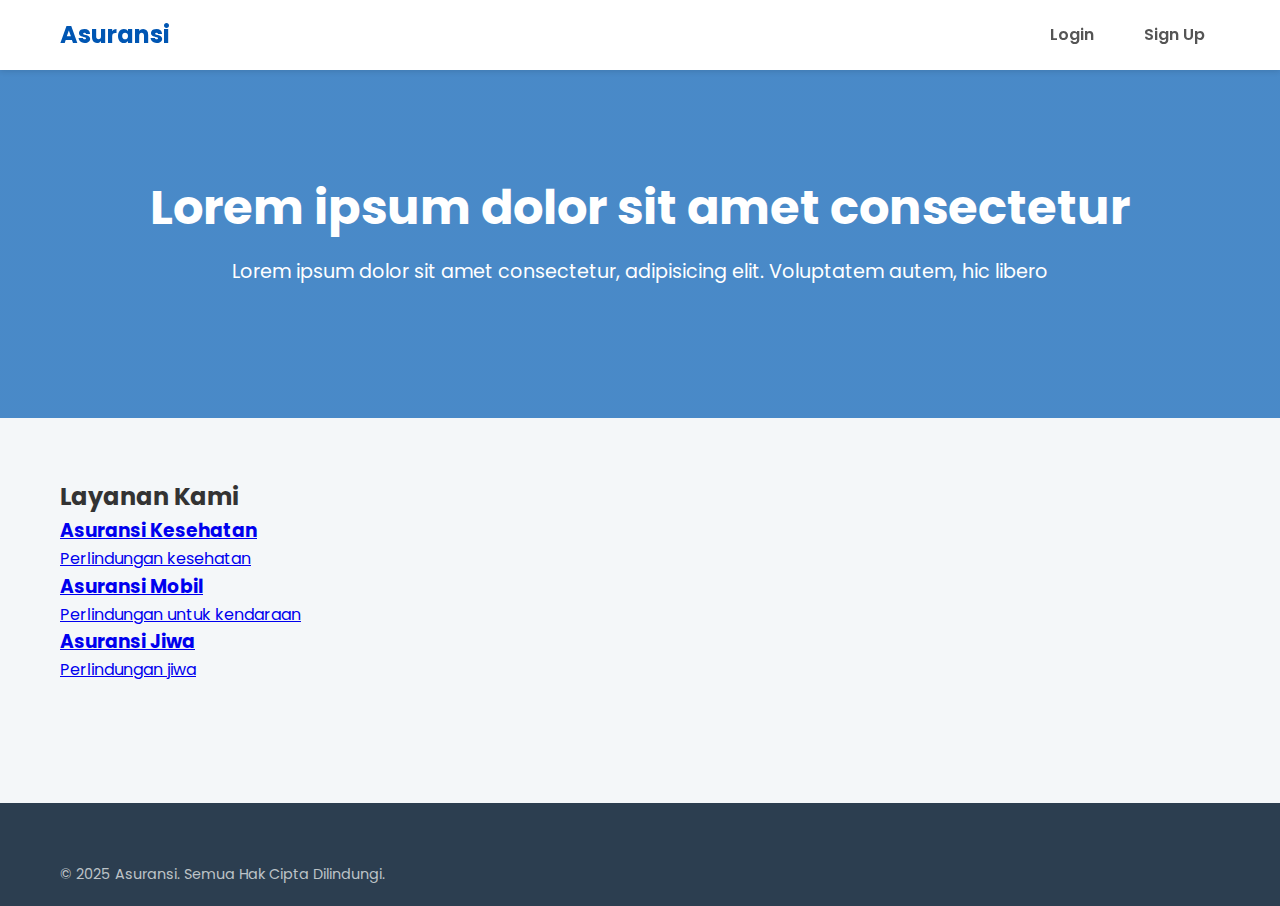
<file: index.html>
<!DOCTYPE html>
<html lang="id">
<head>
    <meta charset="UTF-8">
    <meta name="viewport" content="width=device-width, initial-scale=1.0">
    <title>Asuransi</title>
    <link rel="stylesheet" href="style.css">
</head>
<body>
    <header>
        <nav class="container">
            <a href="index.html" class="logo">Asuransi</a>
            <ul>
                <li><a href="login.html">Login</a></li>
                <li><a href="signup.html" class="tombolSignUp">Sign Up</a></li>
            </ul>
        </nav>
    </header>

    <main>
        <section class="hero">
            <div class="container">
                <h1>Lorem ipsum dolor sit amet consectetur</h1>
                <p>Lorem ipsum dolor sit amet consectetur, adipisicing elit. Voluptatem autem, hic libero</p>
            </div>
        </section>

        <section class="products">
            <div class="container">
                <h2>Layanan Kami</h2>
                <div class="product-grid">
                    <a href="detail-kesehatan.html" class="product-card">
                        <h3>Asuransi Kesehatan</h3>
                        <p>Perlindungan kesehatan</p>
                    </a>
                    <a href="detail-mobil.html" class="product-card">
                        <h3>Asuransi Mobil</h3>
                        <p>Perlindungan untuk kendaraan</p>
                    </a>
                    <a href="detail-jiwa.html" class="product-card">
                        <h3>Asuransi Jiwa</h3>
                        <p>Perlindungan jiwa</p>
                    </a>
                </div>
            </div>
        </section>
    </main>

    <footer>
        <div class="container">
            <p>&copy; 2025 Asuransi. Semua Hak Cipta Dilindungi.</p>
        </div>
    </footer>
</body>
</html>
</file>
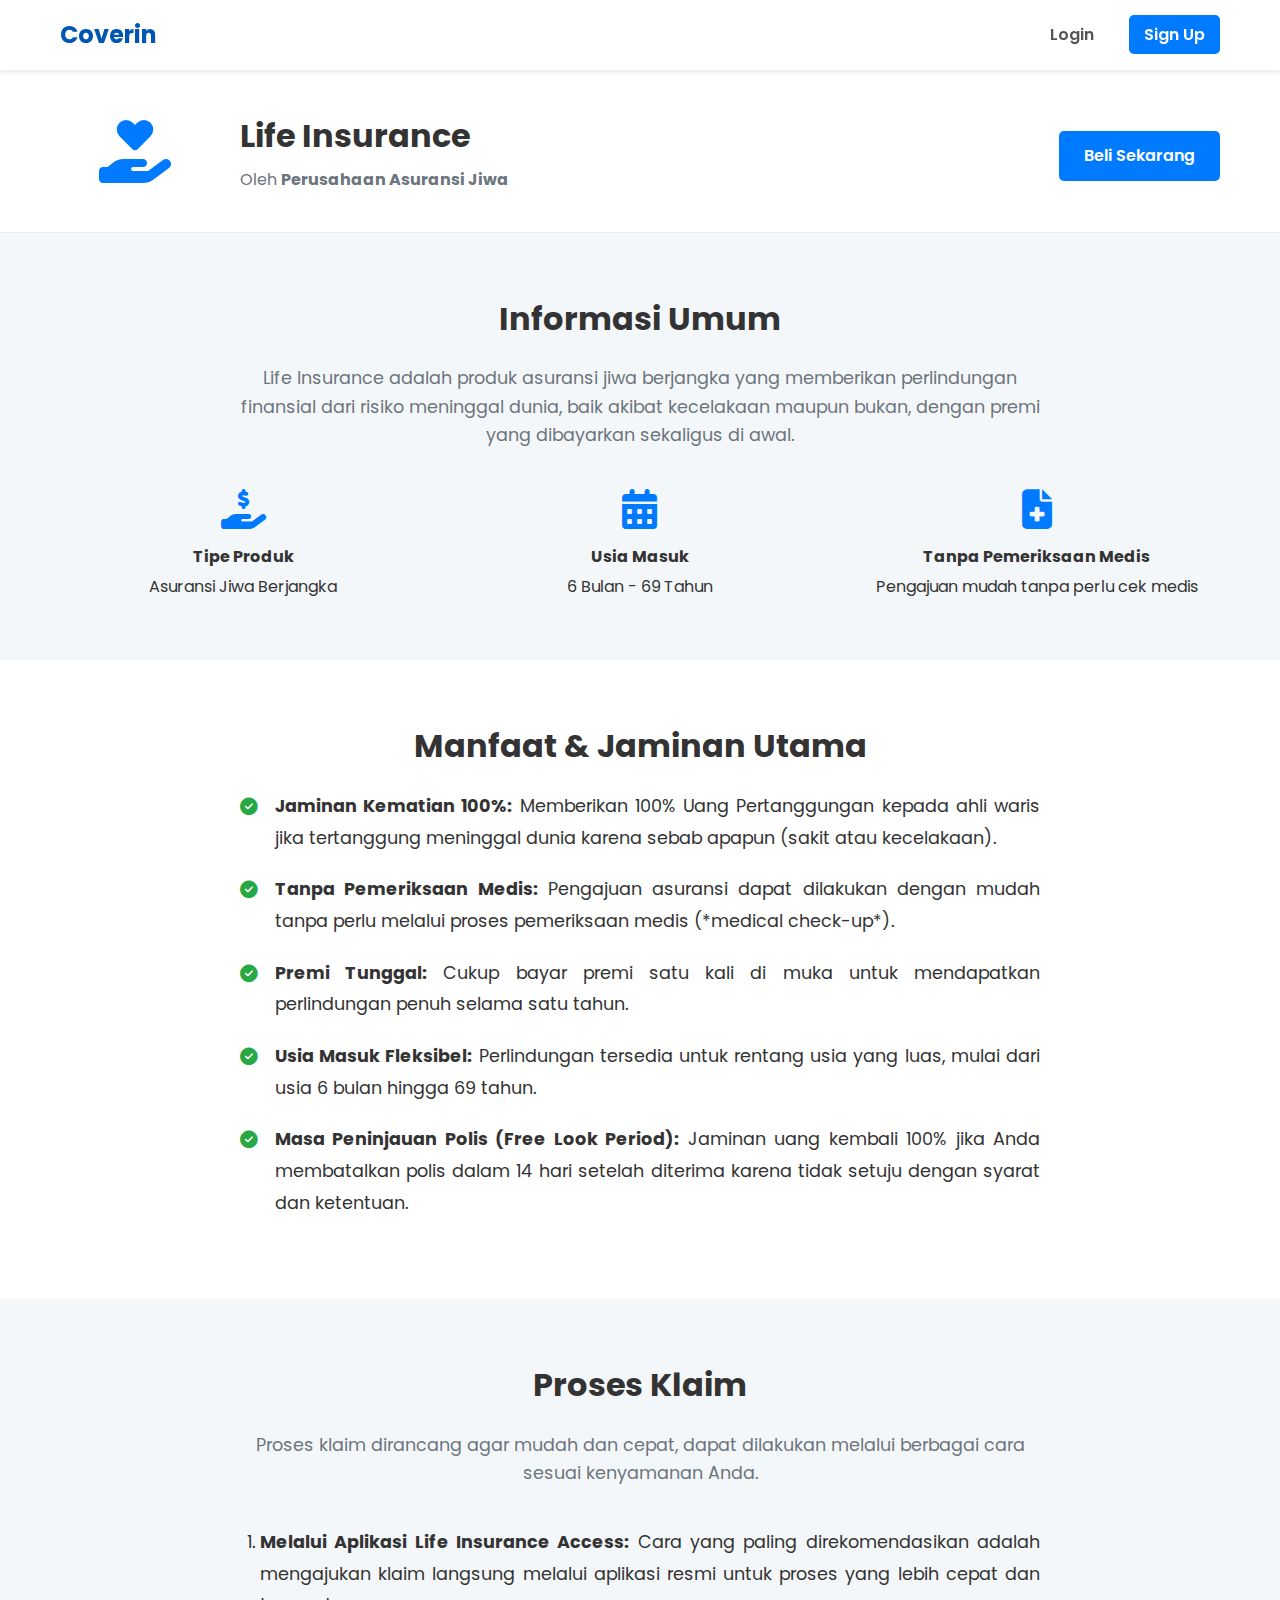
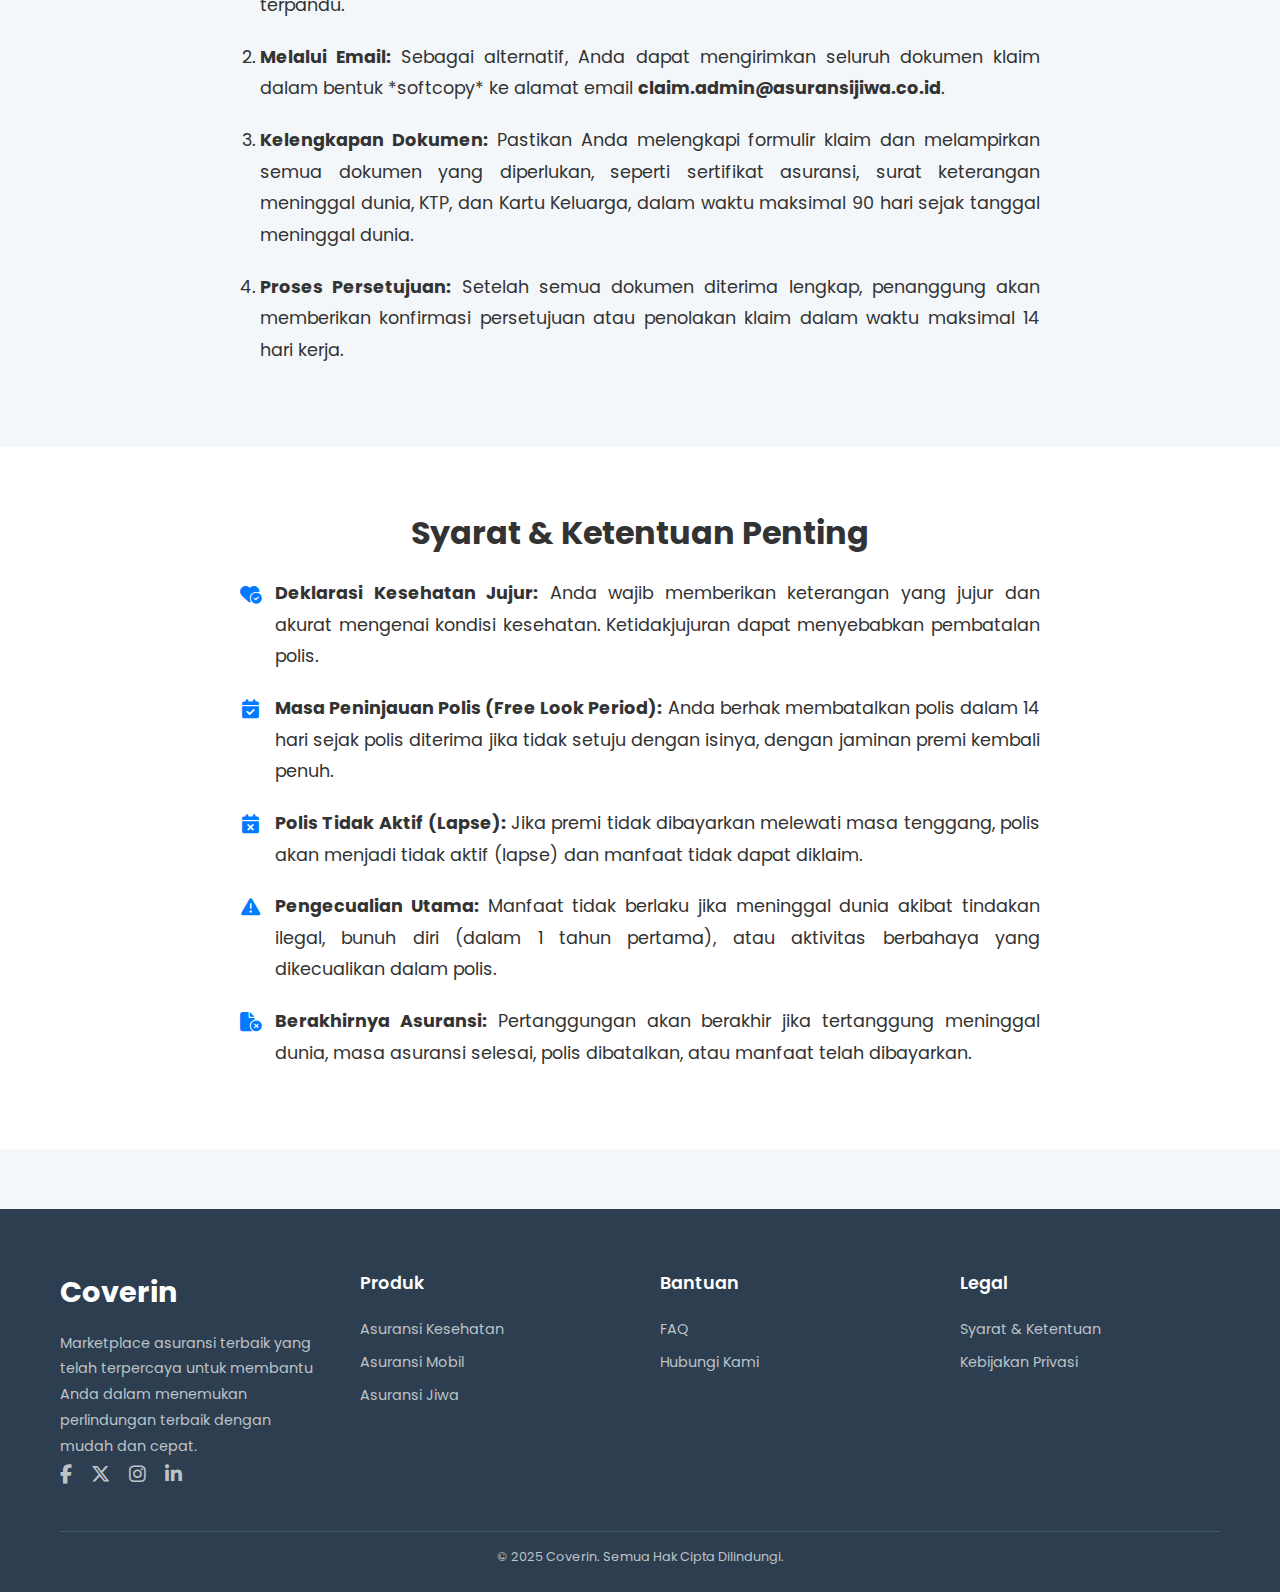
<file: layanan-jiwa.html>
<!DOCTYPE html>
<html lang="id">
<head>
    <meta charset="UTF-8">
    <meta name="viewport" content="width=device-width, initial-scale=1.0">
    <title>Layanan Asuransi Jiwa - Coverin</title>
    <link rel="stylesheet" href="style.css">
    <link rel="stylesheet" href="https://cdnjs.cloudflare.com/ajax/libs/font-awesome/6.5.2/css/all.min.css">
</head>

<body>
    <header>
        <nav class="container">
            <a href="index.html" class="logo">Coverin</a>
            <ul>
                <li><a href="login.html">Login</a></li>
                <li><a href="signup.html" class="tombol-signup">Sign Up</a></li>
            </ul>
        </nav>
    </header>

    <main>
        <section class="produk-head">
            <div class="container">
                <div class="produk-head-isi">
                    <i class="fas fa-hand-holding-heart provider-icon-detail""></i>
                    <div class="produk-head-info">
                        <h1>Life Insurance</h1>
                        <p>Oleh <strong>Perusahaan Asuransi Jiwa</strong></p>
                    </div>
                    <div class="produk-head-aksi">
                        <a href="pembelian-jiwa.html" class="tombol-beli">Beli Sekarang</a>
                    </div>
                </div>
            </div>
        </section>

        <section class="produk-detail-section">
            <div class="container">
                <h2 class="section-judul">Informasi Umum</h2>
                <p class="section-info">Life Insurance adalah produk asuransi jiwa berjangka yang memberikan perlindungan finansial dari risiko meninggal dunia, baik akibat kecelakaan maupun bukan, dengan premi yang dibayarkan sekaligus di awal.</p>
                <div class="info-grid">
                    <div class="info-item">
                        <i class="fas fa-hand-holding-dollar"></i>
                        <h4>Tipe Produk</h4>
                        <p>Asuransi Jiwa Berjangka</p>
                    </div>
                    <div class="info-item">
                        <i class="fas fa-calendar-days"></i>
                        <h4>Usia Masuk</h4>
                        <p>6 Bulan - 69 Tahun</p>
                    </div>
                    <div class="info-item">
                        <i class="fas fa-file-medical"></i>
                        <h4>Tanpa Pemeriksaan Medis</h4>
                        <p>Pengajuan mudah tanpa perlu cek medis</p>
                    </div>
                </div>
            </div>
        </section>

        <section class="produk-detail-section-alt">
            <div class="container">
                <h2 class="section-judul">Manfaat & Jaminan Utama</h2>
                <ul class="list-manfaat">
                    <li>
                        <i class="fas fa-check-circle"></i> 
                        <strong>Jaminan Kematian 100%:</strong> Memberikan 100% Uang Pertanggungan kepada ahli waris jika tertanggung meninggal dunia karena sebab apapun (sakit atau kecelakaan).
                    </li>
                    <li>
                        <i class="fas fa-check-circle"></i> 
                        <strong>Tanpa Pemeriksaan Medis:</strong> Pengajuan asuransi dapat dilakukan dengan mudah tanpa perlu melalui proses pemeriksaan medis (*medical check-up*).
                    </li>
                    <li>
                        <i class="fas fa-check-circle"></i> 
                        <strong>Premi Tunggal:</strong> Cukup bayar premi satu kali di muka untuk mendapatkan perlindungan penuh selama satu tahun.
                    </li>
                    <li>
                        <i class="fas fa-check-circle"></i> 
                        <strong>Usia Masuk Fleksibel:</strong> Perlindungan tersedia untuk rentang usia yang luas, mulai dari usia 6 bulan hingga 69 tahun.
                    </li>
                    <li>
                        <i class="fas fa-check-circle"></i> 
                        <strong>Masa Peninjauan Polis (Free Look Period):</strong> Jaminan uang kembali 100% jika Anda membatalkan polis dalam 14 hari setelah diterima karena tidak setuju dengan syarat dan ketentuan.
                    </li>
                </ul>
            </div>
        </section>
        
        <section class="produk-detail-section">
            <div class="container">
                <h2 class="section-judul">Proses Klaim</h2>
                <p class="section-info">Proses klaim dirancang agar mudah dan cepat, dapat dilakukan melalui berbagai cara sesuai kenyamanan Anda.</p>
                <ol class="list-claim-info">
                    <li>
                        <strong>Melalui Aplikasi Life Insurance Access:</strong> Cara yang paling direkomendasikan adalah mengajukan klaim langsung melalui aplikasi resmi untuk proses yang lebih cepat dan terpandu.
                    </li>
                    <li>
                        <strong>Melalui Email:</strong> Sebagai alternatif, Anda dapat mengirimkan seluruh dokumen klaim dalam bentuk *softcopy* ke alamat email <strong>claim.admin@asuransijiwa.co.id</strong>.
                    </li>
                    <li>
                        <strong>Kelengkapan Dokumen:</strong> Pastikan Anda melengkapi formulir klaim dan melampirkan semua dokumen yang diperlukan, seperti sertifikat asuransi, surat keterangan meninggal dunia, KTP, dan Kartu Keluarga, dalam waktu maksimal 90 hari sejak tanggal meninggal dunia.
                    </li>
                    <li>
                        <strong>Proses Persetujuan:</strong> Setelah semua dokumen diterima lengkap, penanggung akan memberikan konfirmasi persetujuan atau penolakan klaim dalam waktu maksimal 14 hari kerja.
                    </li>
                </ol>
            </div>
        </section>

        <section class="produk-detail-section-alt">
            <div class="container">
                <h2 class="section-judul">Syarat & Ketentuan Penting</h2>
                <ul class="list-syarat">
                    <li>
                        <i class="fas fa-heart-circle-check"></i>
                        <strong>Deklarasi Kesehatan Jujur:</strong> Anda wajib memberikan keterangan yang jujur dan akurat mengenai kondisi kesehatan. Ketidakjujuran dapat menyebabkan pembatalan polis.
                    </li>
                    <li>
                        <i class="fas fa-calendar-check"></i>
                        <strong>Masa Peninjauan Polis (Free Look Period):</strong> Anda berhak membatalkan polis dalam 14 hari sejak polis diterima jika tidak setuju dengan isinya, dengan jaminan premi kembali penuh.
                    </li>
                    <li>
                        <i class="fas fa-calendar-times"></i>
                        <strong>Polis Tidak Aktif (Lapse):</strong> Jika premi tidak dibayarkan melewati masa tenggang, polis akan menjadi tidak aktif (lapse) dan manfaat tidak dapat diklaim.
                    </li>
                    <li>
                        <i class="fas fa-triangle-exclamation"></i>
                        <strong>Pengecualian Utama:</strong> Manfaat tidak berlaku jika meninggal dunia akibat tindakan ilegal, bunuh diri (dalam 1 tahun pertama), atau aktivitas berbahaya yang dikecualikan dalam polis.
                    </li>
                    <li>
                        <i class="fas fa-file-circle-xmark"></i>
                        <strong>Berakhirnya Asuransi:</strong> Pertanggungan akan berakhir jika tertanggung meninggal dunia, masa asuransi selesai, polis dibatalkan, atau manfaat telah dibayarkan.
                    </li>
                </ul>
            </div>
        </section>
    </main>


    <footer>
        <div class="container">
            <div class="footer-grid">
                <div class="footer-kolom">
                    <h3 class="footer-logo">Coverin</h3>
                    <p>Marketplace asuransi terbaik yang telah terpercaya untuk membantu Anda dalam menemukan perlindungan terbaik dengan mudah dan cepat.</p>
                    <div class="social-icons">
                        <a href="#"><i class="fab fa-facebook-f"></i></a>
                        <a href="#"><i class="fab fa-x-twitter"></i></a>
                        <a href="#"><i class="fab fa-instagram"></i></a>
                        <a href="#"><i class="fab fa-linkedin-in"></i></a>
                    </div>
                </div>
                <div class="footer-kolom">
                    <h4>Produk</h4>
                    <ul>
                        <li><a href="index.html#kesehatan">Asuransi Kesehatan</a></li>
                        <li><a href="index.html#mobil">Asuransi Mobil</a></li>
                        <li><a href="index.html#jiwa">Asuransi Jiwa</a></li>
                    </ul>
                </div>
                <div class="footer-kolom">
                    <h4>Bantuan</h4>
                    <ul>
                        <li><a href="#">FAQ</a></li>
                        <li><a href="#">Hubungi Kami</a></li>
                    </ul>
                </div>
                <div class="footer-kolom">
                    <h4>Legal</h4>
                    <ul>
                        <li><a href="#">Syarat & Ketentuan</a></li>
                        <li><a href="#">Kebijakan Privasi</a></li>
                    </ul>
                </div>
            </div>
            <div class="footer-bawah">
                <p>&copy; 2025 Coverin. Semua Hak Cipta Dilindungi.</p>
            </div>
        </div>
    </footer>
</body>
</html>
</file>
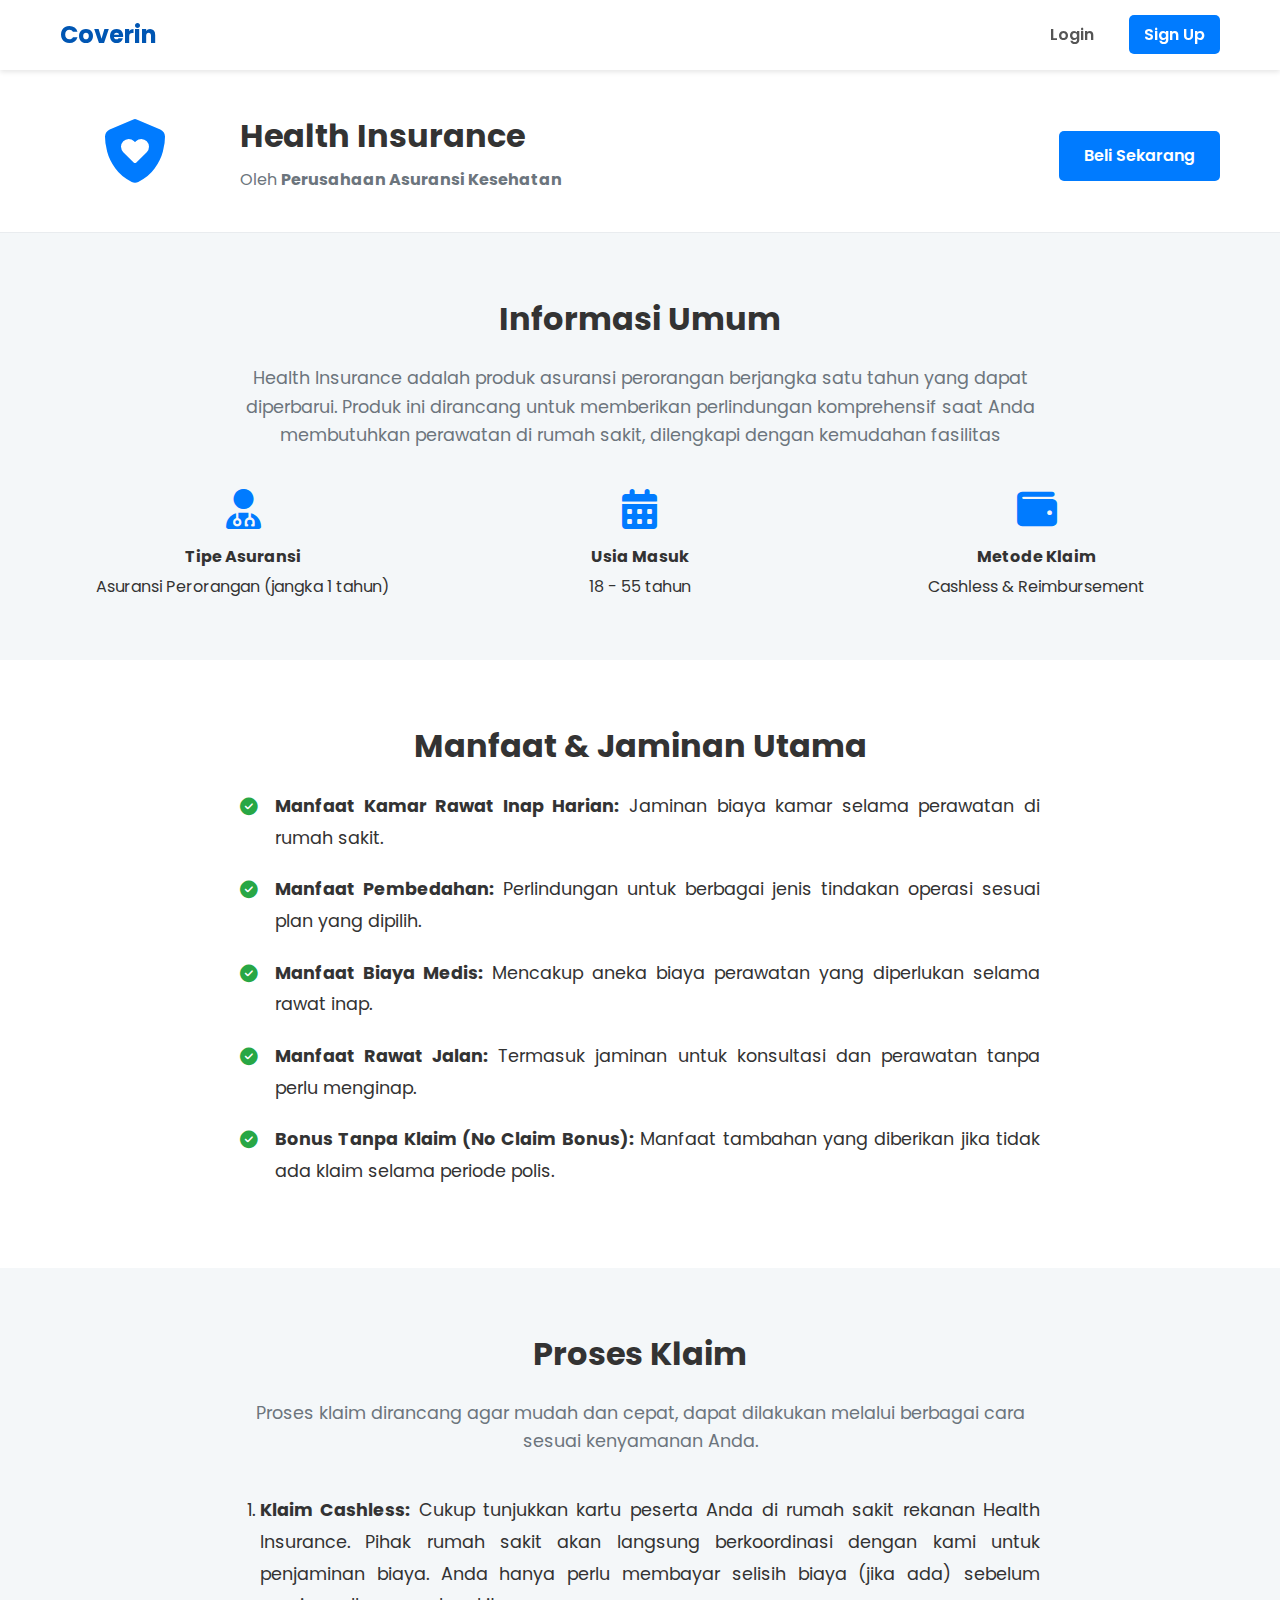
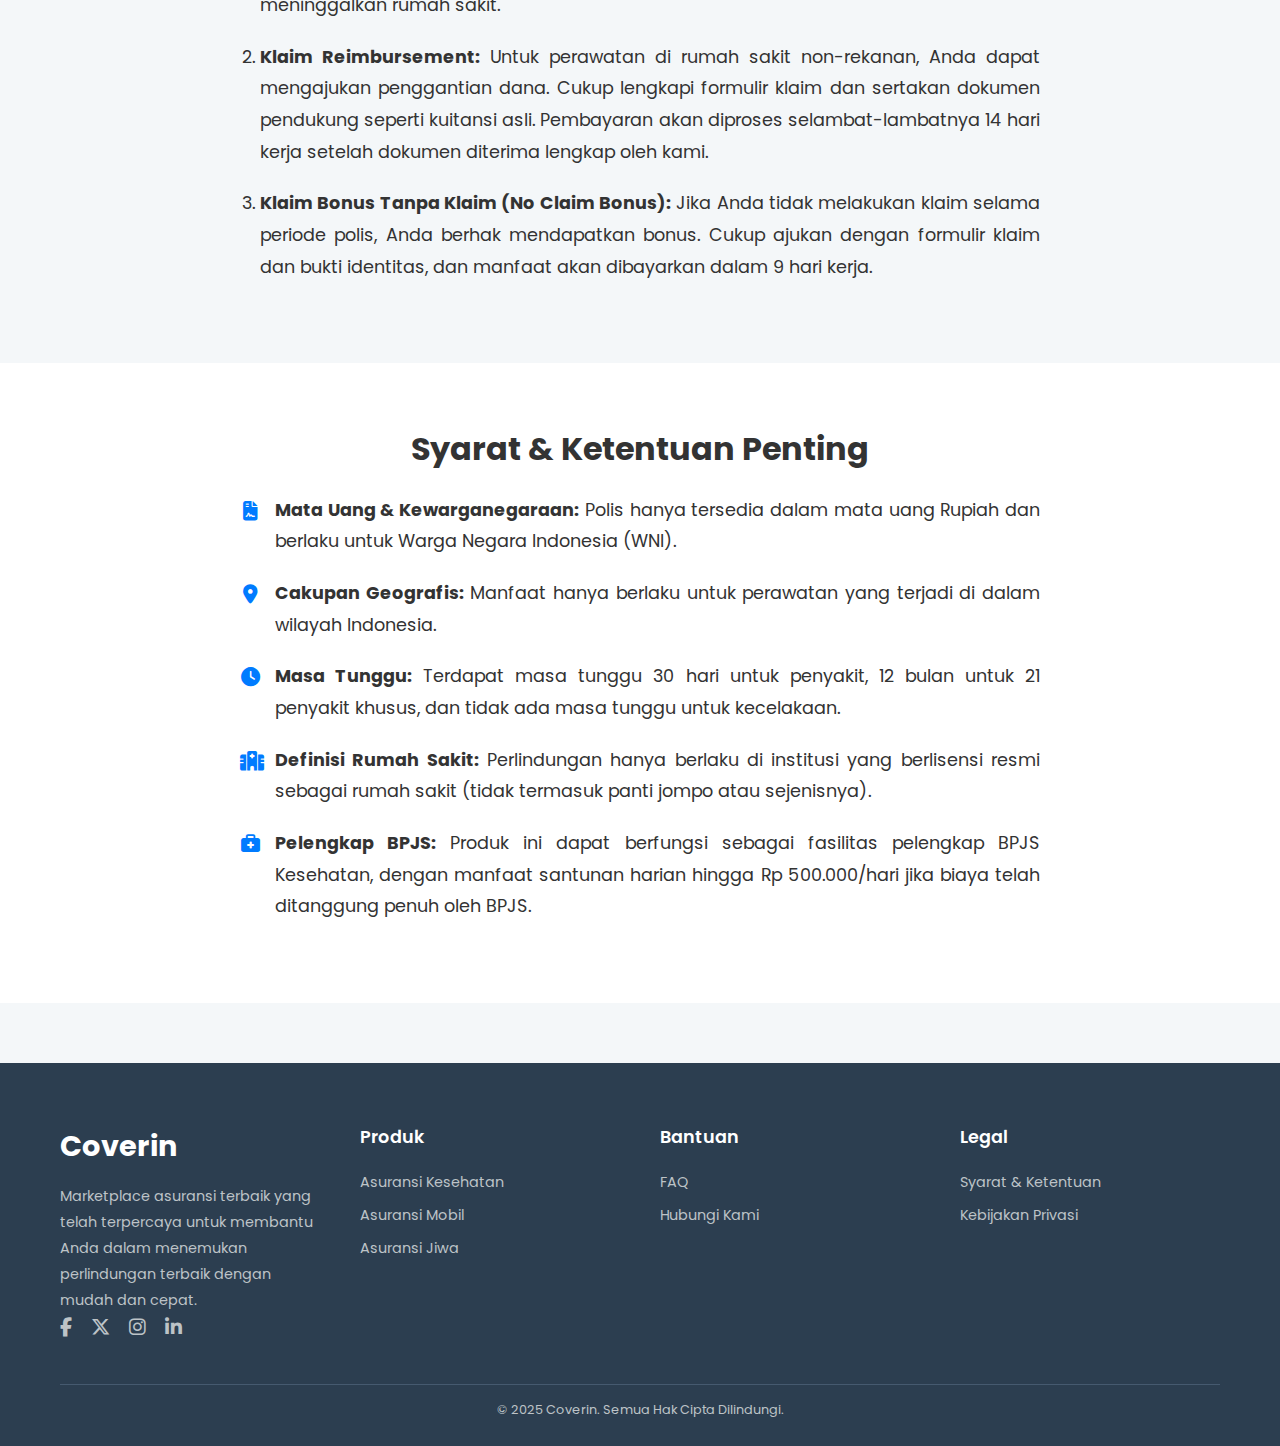
<file: layanan-kesehatan.html>
<!DOCTYPE html>
<html lang="en">
<head>
    <meta charset="UTF-8">
    <meta name="viewport" content="width=device-width, initial-scale=1.0">
    <title>Layanan Asuransi Kesehatan - Coverin</title>
    <link rel="stylesheet" href="style.css">
    <link rel="stylesheet" href="https://cdnjs.cloudflare.com/ajax/libs/font-awesome/6.5.2/css/all.min.css">
</head>

<body>
    <header>
        <nav class="container">
            <a href="index.html" class="logo">Coverin</a>
            <ul>
                <li><a href="login.html">Login</a></li>
                <li><a href="signup.html" class="tombol-signup">Sign Up</a></li>
            </ul>
        </nav>
    </header>

    <main>
        <section class="produk-head">
            <div class="container">
                <div class="produk-head-isi">
                    <i class="fas fa-shield-heart provider-icon-detail"></i>
                    <div class="produk-head-info">
                        <h1>Health Insurance</h1>
                        <p>Oleh <strong>Perusahaan Asuransi Kesehatan</strong></p>
                    </div>
                    <div class="produk-head-aksi">
                        <a href="pembelian-kesehatan.html" class="tombol-beli">Beli Sekarang</a>
                    </div>
                </div>
            </div>
        </section>

        <section class="produk-detail-section">
            <div class="container">
                <h2 class="section-judul">Informasi Umum</h2>
                <p class="section-info">Health Insurance adalah produk asuransi perorangan berjangka satu tahun yang dapat diperbarui. Produk ini dirancang untuk memberikan perlindungan komprehensif saat Anda membutuhkan perawatan di rumah sakit, dilengkapi dengan kemudahan fasilitas </p>
                <div class="info-grid">
                    <div class="info-item">
                        <i class="fas fa-user-doctor"></i>
                        <h4>Tipe Asuransi</h4>
                        <p>Asuransi Perorangan (jangka 1 tahun)</p>
                    </div>
                    <div class="info-item">
                        <i class="fas fa-calendar-alt"></i>
                        <h4>Usia Masuk</h4>
                        <p>18 - 55 tahun</p>
                    </div>
                    <div class="info-item">
                        <i class="fas fa-wallet"></i>
                        <h4>Metode Klaim</h4>
                        <p>Cashless & Reimbursement</p>
                    </div>
                </div>
            </div>
        </section>

        <section class="produk-detail-section-alt">
            <div class="container">
                <h2 class="section-judul">Manfaat & Jaminan Utama</h2>
                <ul class="list-manfaat">
                    <li><i class="fas fa-check-circle"></i> <strong>Manfaat Kamar Rawat Inap Harian:</strong> Jaminan biaya kamar selama perawatan di rumah sakit.</li>
                    <li><i class="fas fa-check-circle"></i> <strong>Manfaat Pembedahan:</strong> Perlindungan untuk berbagai jenis tindakan operasi sesuai plan yang dipilih.</li>
                    <li><i class="fas fa-check-circle"></i> <strong>Manfaat Biaya Medis:</strong> Mencakup aneka biaya perawatan yang diperlukan selama rawat inap.</li>
                    <li><i class="fas fa-check-circle"></i> <strong>Manfaat Rawat Jalan:</strong> Termasuk jaminan untuk konsultasi dan perawatan tanpa perlu menginap.</li>
                    <li><i class="fas fa-check-circle"></i> <strong>Bonus Tanpa Klaim (No Claim Bonus):</strong> Manfaat tambahan yang diberikan jika tidak ada klaim selama periode polis.</li>
                </ul>
            </div>
        </section>
        
        <section class="produk-detail-section">
            <div class="container">
                <h2 class="section-judul">Proses Klaim</h2>
                <p class="section-info">Proses klaim dirancang agar mudah dan cepat, dapat dilakukan melalui berbagai cara sesuai kenyamanan Anda.</p>
                <ol class="list-claim-info">
                    <li><strong>Klaim Cashless:</strong> Cukup tunjukkan kartu peserta Anda di rumah sakit rekanan Health Insurance. Pihak rumah sakit akan langsung berkoordinasi dengan kami untuk penjaminan biaya. Anda hanya perlu membayar selisih biaya (jika ada) sebelum meninggalkan rumah sakit.</li>
                    <li><strong>Klaim Reimbursement:</strong> Untuk perawatan di rumah sakit non-rekanan, Anda dapat mengajukan penggantian dana. Cukup lengkapi formulir klaim dan sertakan dokumen pendukung seperti kuitansi asli. Pembayaran akan diproses selambat-lambatnya 14 hari kerja setelah dokumen diterima lengkap oleh kami.</li>
                    <li><strong>Klaim Bonus Tanpa Klaim (No Claim Bonus):</strong> Jika Anda tidak melakukan klaim selama periode polis, Anda berhak mendapatkan bonus. Cukup ajukan dengan formulir klaim dan bukti identitas, dan manfaat akan dibayarkan dalam 9 hari kerja.</li>
                </ol>
            </div>
        </section>

        <section class="produk-detail-section-alt">
            <div class="container">
                <h2 class="section-judul">Syarat & Ketentuan Penting</h2>
                <ul class="list-syarat">
                    <li><i class="fas fa-file-contract"></i> <strong>Mata Uang & Kewarganegaraan:</strong> Polis hanya tersedia dalam mata uang Rupiah dan berlaku untuk Warga Negara Indonesia (WNI).</li>
                    <li><i class="fas fa-map-marker-alt"></i> <strong>Cakupan Geografis:</strong> Manfaat hanya berlaku untuk perawatan yang terjadi di dalam wilayah Indonesia.</li>
                    <li><i class="fas fa-clock"></i> <strong>Masa Tunggu:</strong> Terdapat masa tunggu 30 hari untuk penyakit, 12 bulan untuk 21 penyakit khusus, dan tidak ada masa tunggu untuk kecelakaan.</li>
                    <li><i class="fas fa-hospital"></i> <strong>Definisi Rumah Sakit:</strong> Perlindungan hanya berlaku di institusi yang berlisensi resmi sebagai rumah sakit (tidak termasuk panti jompo atau sejenisnya).</li>
                    <li><i class="fas fa-briefcase-medical"></i> <strong>Pelengkap BPJS:</strong> Produk ini dapat berfungsi sebagai fasilitas pelengkap BPJS Kesehatan, dengan manfaat santunan harian hingga Rp 500.000/hari jika biaya telah ditanggung penuh oleh BPJS.</li>
                </ul>
            </div>
        </section>

    </main>

    <footer>
        <div class="container">
            <div class="footer-grid">
                <div class="footer-kolom">
                    <h3 class="footer-logo">Coverin</h3>
                    <p>Marketplace asuransi terbaik yang telah terpercaya untuk membantu Anda dalam menemukan perlindungan terbaik dengan mudah dan cepat.</p>
                    <div class="social-icons">
                        <a href="#"><i class="fab fa-facebook-f"></i></a>
                        <a href="#"><i class="fab fa-x-twitter"></i></a>
                        <a href="#"><i class="fab fa-instagram"></i></a>
                        <a href="#"><i class="fab fa-linkedin-in"></i></a>
                    </div>
                </div>
                <div class="footer-kolom">
                    <h4>Produk</h4>
                    <ul>
                        <li><a href="index.html#kesehatan">Asuransi Kesehatan</a></li>
                        <li><a href="index.html#mobil">Asuransi Mobil</a></li>
                        <li><a href="index.html#jiwa">Asuransi Jiwa</a></li>
                    </ul>
                </div>
                <div class="footer-kolom">
                    <h4>Bantuan</h4>
                    <ul>
                        <li><a href="#">FAQ</a></li>
                        <li><a href="#">Hubungi Kami</a></li>
                    </ul>
                </div>
                <div class="footer-kolom">
                    <h4>Legal</h4>
                    <ul>
                        <li><a href="#">Syarat & Ketentuan</a></li>
                        <li><a href="#">Kebijakan Privasi</a></li>
                    </ul>
                </div>
            </div>
            <div class="footer-bawah">
                <p>&copy; 2025 Coverin. Semua Hak Cipta Dilindungi.</p>
            </div>
        </div>
    </footer>
</body>
</html>
</file>
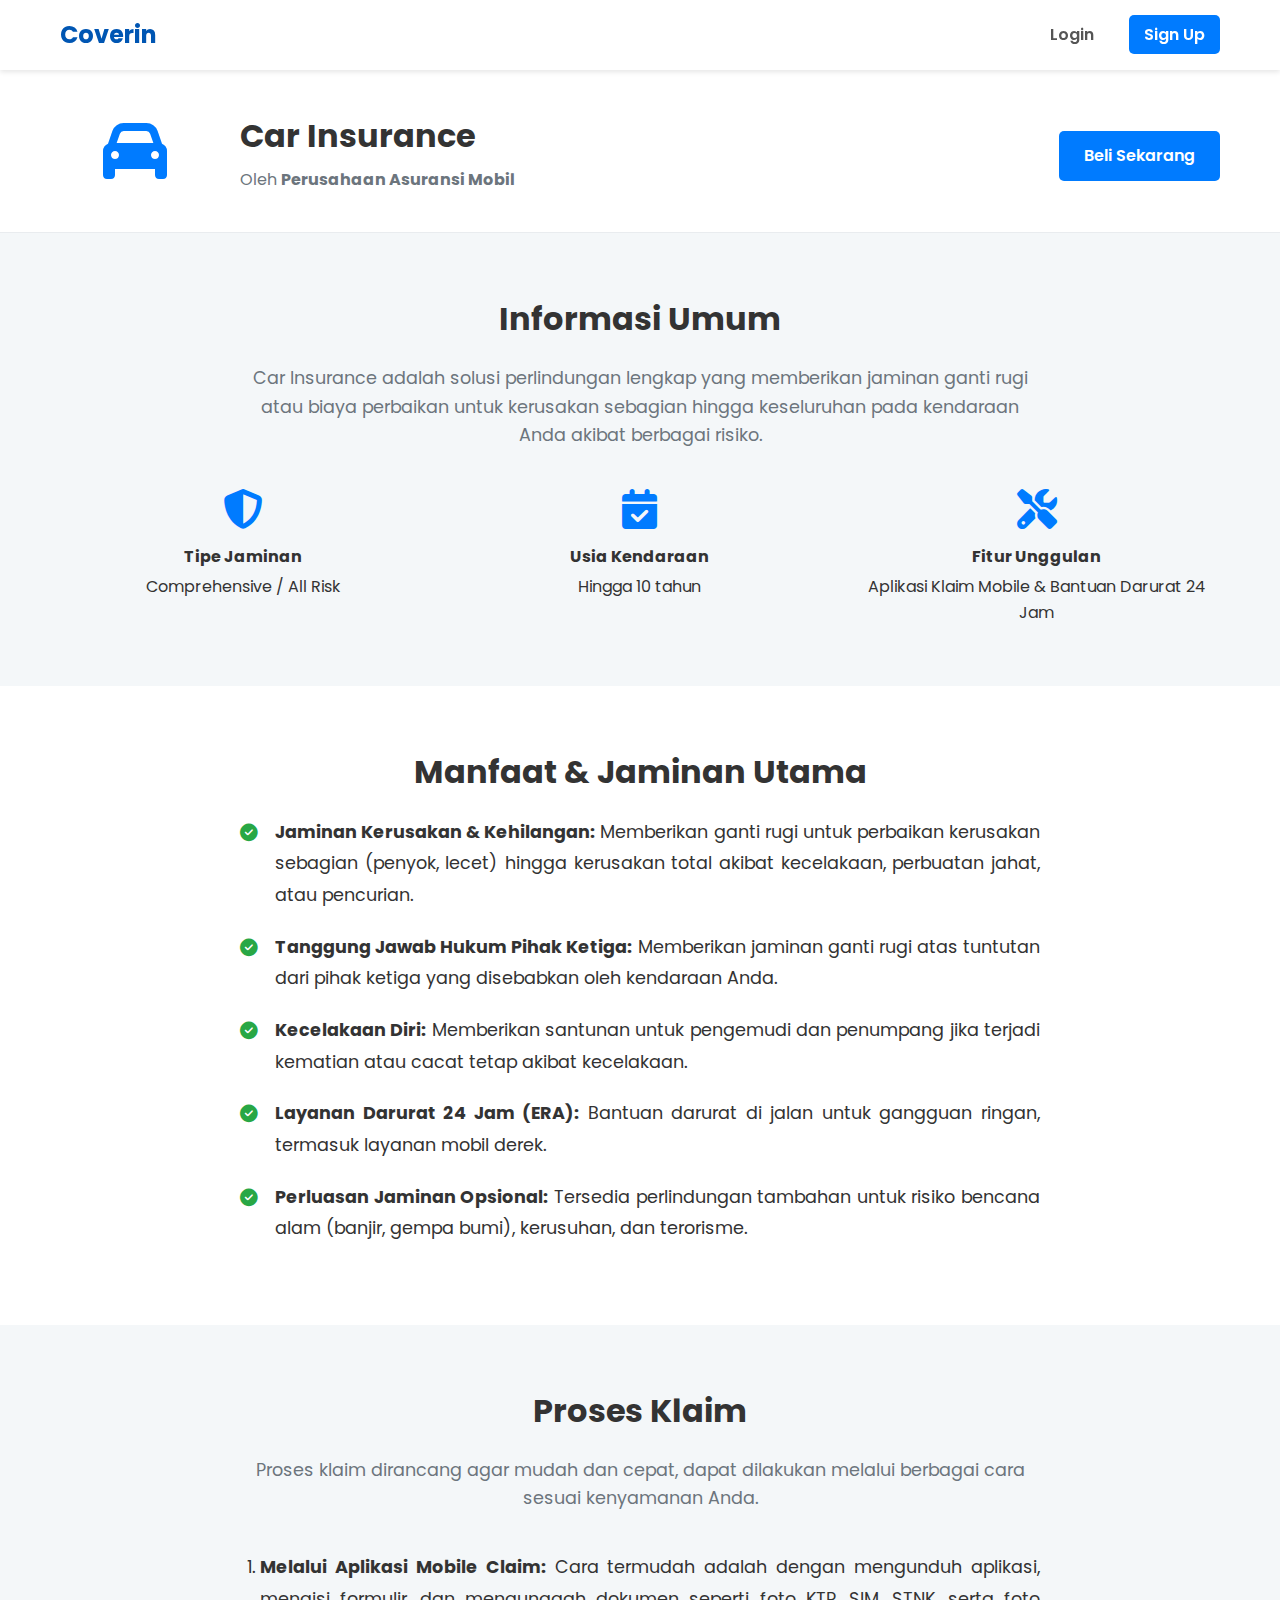
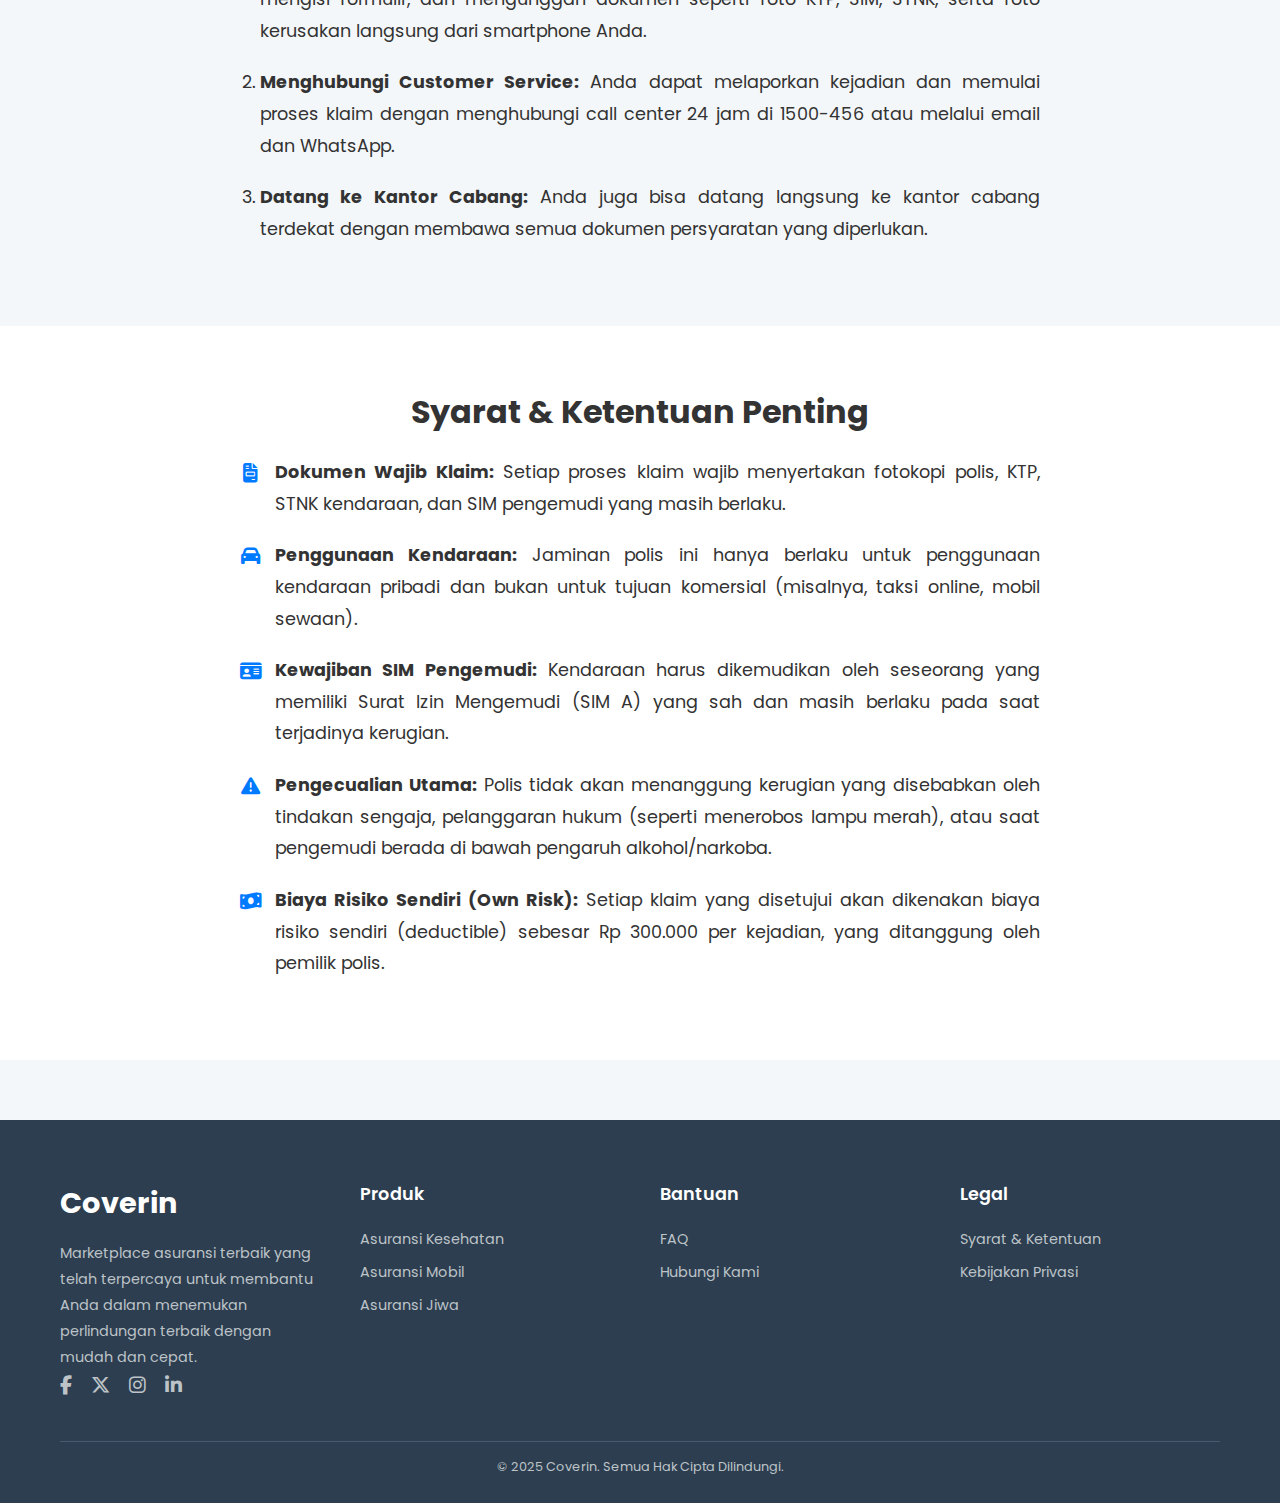
<file: layanan-mobil.html>
<!DOCTYPE html>
<html lang="id">
<head>
    <meta charset="UTF-8">
    <meta name="viewport" content="width=device-width, initial-scale=1.0">
    <title>Layanan Asuransi Mobil - Coverin</title>
    <link rel="stylesheet" href="style.css">
    <link rel="stylesheet" href="https://cdnjs.cloudflare.com/ajax/libs/font-awesome/6.5.2/css/all.min.css">
</head>

<body>
    <header>
        <nav class="container">
            <a href="index.html" class="logo">Coverin</a>
            <ul>
                <li><a href="login.html">Login</a></li>
                <li><a href="signup.html" class="tombol-signup">Sign Up</a></li>
            </ul>
        </nav>
    </header>

    <main>
        <section class="produk-head">
            <div class="container">
                <div class="produk-head-isi">
                    <i class="fas fa-car provider-icon-detail"></i>
                    <div class="produk-head-info">
                        <h1>Car Insurance</h1>
                        <p>Oleh <strong>Perusahaan Asuransi Mobil</strong></p>
                    </div>
                    <div class="produk-head-aksi">
                        <a href="pembelian-mobil.html" class="tombol-beli">Beli Sekarang</a>
                    </div>
                </div>
            </div>
        </section>

        <section class="produk-detail-section">
            <div class="container">
                <h2 class="section-judul">Informasi Umum</h2>
                <p class="section-info">Car Insurance adalah solusi perlindungan lengkap yang memberikan jaminan ganti rugi atau biaya perbaikan untuk kerusakan sebagian hingga keseluruhan pada kendaraan Anda akibat berbagai risiko.</p>
                <div class="info-grid">
                    <div class="info-item">
                        <i class="fas fa-shield-halved"></i>
                        <h4>Tipe Jaminan</h4>
                        <p>Comprehensive / All Risk</p>
                    </div>
                    <div class="info-item">
                        <i class="fas fa-calendar-check"></i>
                        <h4>Usia Kendaraan</h4>
                        <p>Hingga 10 tahun</p>
                    </div>
                    <div class="info-item">
                        <i class="fas fa-tools"></i>
                        <h4>Fitur Unggulan</h4>
                        <p>Aplikasi Klaim Mobile & Bantuan Darurat 24 Jam</p>
                    </div>
                </div>
            </div>
        </section>

        <section class="produk-detail-section-alt">
            <div class="container">
                <h2 class="section-judul">Manfaat & Jaminan Utama</h2>
                <ul class="list-manfaat">
                    <li><i class="fas fa-check-circle"></i> <strong>Jaminan Kerusakan & Kehilangan:</strong> Memberikan ganti rugi untuk perbaikan kerusakan sebagian (penyok, lecet) hingga kerusakan total akibat kecelakaan, perbuatan jahat, atau pencurian.</li>
                    <li><i class="fas fa-check-circle"></i> <strong>Tanggung Jawab Hukum Pihak Ketiga:</strong> Memberikan jaminan ganti rugi atas tuntutan dari pihak ketiga yang disebabkan oleh kendaraan Anda.</li>
                    <li><i class="fas fa-check-circle"></i> <strong>Kecelakaan Diri:</strong> Memberikan santunan untuk pengemudi dan penumpang jika terjadi kematian atau cacat tetap akibat kecelakaan.</li>
                    <li><i class="fas fa-check-circle"></i> <strong>Layanan Darurat 24 Jam (ERA):</strong> Bantuan darurat di jalan untuk gangguan ringan, termasuk layanan mobil derek.</li>
                    <li><i class="fas fa-check-circle"></i> <strong>Perluasan Jaminan Opsional:</strong> Tersedia perlindungan tambahan untuk risiko bencana alam (banjir, gempa bumi), kerusuhan, dan terorisme.</li>
                </ul>
            </div>
        </section>
        
        <section class="produk-detail-section">
            <div class="container">
                <h2 class="section-judul">Proses Klaim</h2>
                <p class="section-info">Proses klaim dirancang agar mudah dan cepat, dapat dilakukan melalui berbagai cara sesuai kenyamanan Anda.</p>
                <ol class="list-claim-info">
                    <li><strong>Melalui Aplikasi Mobile Claim:</strong> Cara termudah adalah dengan mengunduh aplikasi, mengisi formulir, dan mengunggah dokumen seperti foto KTP, SIM, STNK, serta foto kerusakan langsung dari smartphone Anda.</li>
                    <li><strong>Menghubungi Customer Service:</strong> Anda dapat melaporkan kejadian dan memulai proses klaim dengan menghubungi call center 24 jam di 1500-456 atau melalui email dan WhatsApp.</li>
                    <li><strong>Datang ke Kantor Cabang:</strong> Anda juga bisa datang langsung ke kantor cabang terdekat dengan membawa semua dokumen persyaratan yang diperlukan.</li>
                </ol>
            </div>
        </section>

        <section class="produk-detail-section-alt">
            <div class="container">
                <h2 class="section-judul">Syarat & Ketentuan Penting</h2>
                <ul class="list-syarat">
                    <li>
                        <i class="fas fa-file-invoice"></i>
                        <strong>Dokumen Wajib Klaim:</strong> Setiap proses klaim wajib menyertakan fotokopi polis, KTP, STNK kendaraan, dan SIM pengemudi yang masih berlaku.
                    </li>
                    <li>
                        <i class="fas fa-car"></i>
                        <strong>Penggunaan Kendaraan:</strong> Jaminan polis ini hanya berlaku untuk penggunaan kendaraan pribadi dan bukan untuk tujuan komersial (misalnya, taksi online, mobil sewaan).
                    </li>
                    <li>
                        <i class="fas fa-id-card"></i>
                        <strong>Kewajiban SIM Pengemudi:</strong> Kendaraan harus dikemudikan oleh seseorang yang memiliki Surat Izin Mengemudi (SIM A) yang sah dan masih berlaku pada saat terjadinya kerugian.
                    </li>
                    <li>
                        <i class="fas fa-triangle-exclamation"></i>
                        <strong>Pengecualian Utama:</strong> Polis tidak akan menanggung kerugian yang disebabkan oleh tindakan sengaja, pelanggaran hukum (seperti menerobos lampu merah), atau saat pengemudi berada di bawah pengaruh alkohol/narkoba.
                    </li>
                    <li>
                        <i class="fas fa-money-bill-wave"></i>
                        <strong>Biaya Risiko Sendiri (Own Risk):</strong> Setiap klaim yang disetujui akan dikenakan biaya risiko sendiri (deductible) sebesar Rp 300.000 per kejadian, yang ditanggung oleh pemilik polis.
                    </li>   
                </ul>
            </div>
        </section>
    </main>


    <footer>
        <div class="container">
            <div class="footer-grid">
                <div class="footer-kolom">
                    <h3 class="footer-logo">Coverin</h3>
                    <p>Marketplace asuransi terbaik yang telah terpercaya untuk membantu Anda dalam menemukan perlindungan terbaik dengan mudah dan cepat.</p>
                    <div class="social-icons">
                        <a href="#"><i class="fab fa-facebook-f"></i></a>
                        <a href="#"><i class="fab fa-x-twitter"></i></a>
                        <a href="#"><i class="fab fa-instagram"></i></a>
                        <a href="#"><i class="fab fa-linkedin-in"></i></a>
                    </div>
                </div>
                <div class="footer-kolom">
                    <h4>Produk</h4>
                    <ul>
                        <li><a href="index.html#kesehatan">Asuransi Kesehatan</a></li>
                        <li><a href="index.html#mobil">Asuransi Mobil</a></li>
                        <li><a href="index.html#jiwa">Asuransi Jiwa</a></li>
                    </ul>
                </div>
                <div class="footer-kolom">
                    <h4>Bantuan</h4>
                    <ul>
                        <li><a href="#">FAQ</a></li>
                        <li><a href="#">Hubungi Kami</a></li>
                    </ul>
                </div>
                <div class="footer-kolom">
                    <h4>Legal</h4>
                    <ul>
                        <li><a href="#">Syarat & Ketentuan</a></li>
                        <li><a href="#">Kebijakan Privasi</a></li>
                    </ul>
                </div>
            </div>
            <div class="footer-bawah">
                <p>&copy; 2025 Coverin. Semua Hak Cipta Dilindungi.</p>
            </div>
        </div>
    </footer>
</body>
</html>
</file>
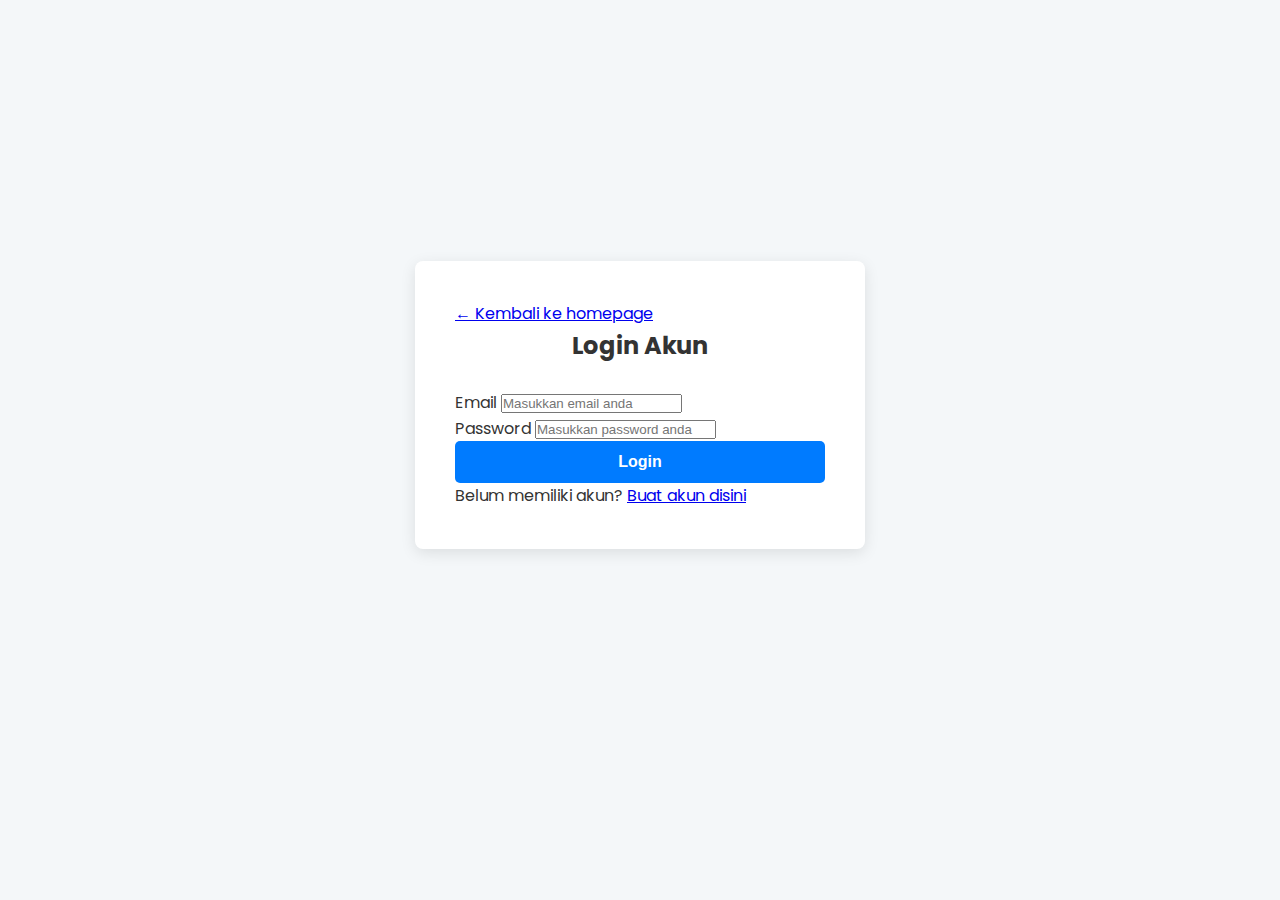
<file: login.html>
<!DOCTYPE html>
<html lang="en">
<head>
    <meta charset="UTF-8">
    <meta name="viewport" content="width=device-width, initial-scale=1.0">
    <title>Login</title>
    <link rel="stylesheet" href="style.css">
</head>

<body>
    <section class="form-section">
        <div class="form-box">

            <a href="index.html" class="linkBack">&larr; Kembali ke homepage</a>

            <h2>Login Akun</h2>
            <div id="message" class="message"></div>
            <form id="formLogin">
                <div class="groupForm">
                    <label for="email">Email</label>
                    <input type="email" id="email" placeholder="Masukkan email anda">
                </div>
                <div class="groupForm">
                    <label for="password">Password</label>
                    <input type="password" id="password" placeholder="Masukkan password anda">
                </div>
                <button type="submit">Login</button>
            </form>
            <p class="linkForm">
                Belum memiliki akun? <a href="signup.html">Buat akun disini</a>
            </p>
        </div>
    </section>  
    <script src="script.js"></script>  
</body>
</html>
</file>
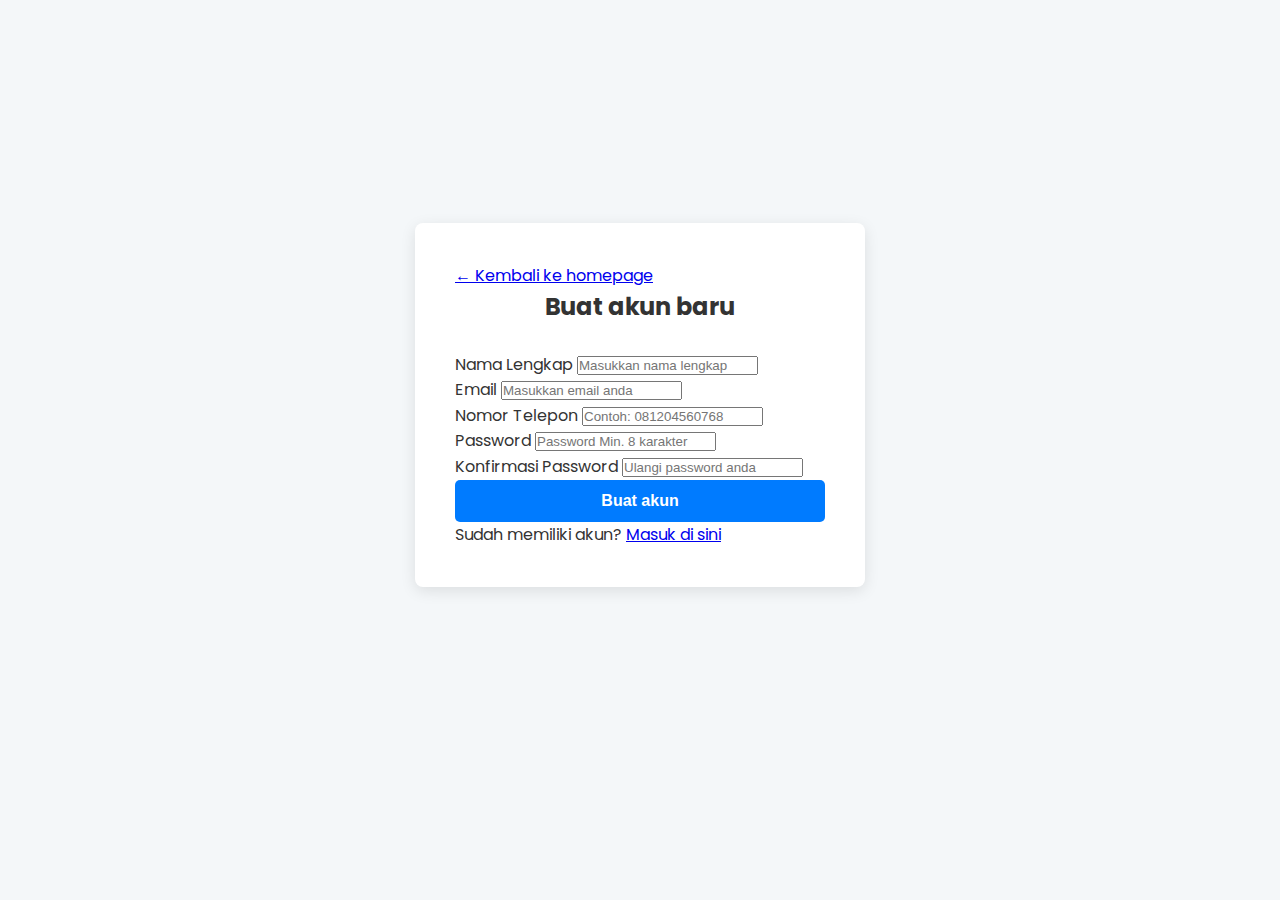
<file: signup.html>
<!DOCTYPE html>
<html lang="en">
<head>
    <meta charset="UTF-8">
    <meta name="viewport" content="width=device-width, initial-scale=1.0">
    <title>Sign up</title>
    <link rel="stylesheet" href="style.css">
</head>

<body>
    <section class="form-section">
        <div class="form-box">

            <a href="index.html" class="linkBack">&larr; Kembali ke homepage</a>

            <h2>Buat akun baru</h2>
            <div id="message" class="message"></div>
            <form id="formSignup">
                <div class="groupForm">
                    <label for="namaLengkap">Nama Lengkap</label>
                    <input type="text" id="namaLengkap" placeholder="Masukkan nama lengkap">
                </div>
                <div class="groupForm">
                    <label for="enail">Email</label>
                    <input type="email" id="email" placeholder="Masukkan email anda ">
                </div>
                <div class="groupForm">
                    <label for="noTelp">Nomor Telepon</label>
                    <input type="tel" id="noTelp" placeholder="Contoh: 081204560768">
                </div>
                <div class="groupForm">
                    <label for="password">Password</label>
                    <input type="password" id="password" placeholder="Password Min. 8 karakter">
                </div>
                <div class="groupForm">
                    <label for="confirmPassword">Konfirmasi Password</label>
                    <input type="password" id="confirmPassword" placeholder="Ulangi password anda">
                </div>
                <button type="submit">Buat akun</button>
            </form>
            <p class="linkForm">
                Sudah memiliki akun? <a href="login.html">Masuk di sini</a>
            </p>
        </div>
    </section>
    <script src="script.js"></script>
</body>
</html>
</file>
<file: style.css>
@import url('https://fonts.googleapis.com/css2?family=Poppins:wght@300;400;600;700&display=swap');

html {
    scroll-behavior: smooth;
}

* {
    margin: 0;
    padding: 0;
    box-sizing: border-box;
}

body {
    font-family: 'Poppins', sans-serif;
    background-color: #f4f7f9;
    color: #333;
    line-height: 1.6;
}

.container {
    max-width: 1200px;
    margin: auto;
    padding: 0 20px;
}

header {
    background: #ffffff;
    padding: 1rem 0;
    box-shadow: 0 2px 5px rgba(0,0,0,0.1);
    position: sticky;
    top: 0;
    z-index: 1000;
}

nav {
    display: flex;
    justify-content: space-between;
    align-items: center;
}

.logo {
    font-size: 1.5rem;
    font-weight: 700;
    color: #0056b3;
    text-decoration: none;
}

nav ul {
    list-style: none;
    display: flex;
    align-items: center;
}

nav ul li {
    margin-left: 20px;
}

nav ul li a {
    text-decoration: none;
    color: #555;
    font-weight: 600;
    padding: 8px 15px;
    border-radius: 5px;
    transition: background-color 0.3s, color 0.3s;
}

nav ul li a:hover {
    color: #007bff;
}

.tombol-signup {
    background-color: #007bff;
    color: #fff !important;
}

.tombol-signup:hover {
    background-color: #0056b3;
    color: #fff !important;
}

.form-section {
    display: flex;
    justify-content: center;
    align-items: center;
    min-height: 90vh;
    padding: 40px 20px;
}

.form-box {
    background: #fff;
    padding: 40px;
    border-radius: 8px;
    box-shadow: 0 4px 15px rgba(0,0,0,0.1);
    width: 100%;
    max-width: 450px;
}

.form-box h2 {
    text-align: center;
    margin-bottom: 25px;
    color: #333;
}

.form-input {
    margin-bottom: 20px;
}

.form-input label {
    display: block;
    margin-bottom: 5px;
    font-weight: 600;
    color: #555;
}

.form-input input {
    width: 100%;
    padding: 12px;
    border: 1px solid #ddd;
    border-radius: 5px;
    font-size: 1rem;
}

.form-input input:focus {
    outline: none;
    border-color: #007bff;
}

form button {
    width: 100%;
    padding: 12px;
    background: #007bff;
    color: #fff;
    border: none;
    border-radius: 5px;
    font-size: 1rem;
    font-weight: 600;
    cursor: pointer;
    transition: background-color 0.3s;
}

form button:hover {
    background: #0056b3;
}

.link-form {
    text-align: center;
    margin-top: 20px;
}

.link-form a {
    color: #007bff;
    text-decoration: none;
    font-weight: 600;
}

.link-back {
    display: inline-block;
    margin-bottom: 25px;
    color: #555;
    text-decoration: none;
    font-weight: 600;
    font-size: 0.9rem;
    transition: color 0.3s;
}

.link-back:hover {
    color: #007bff;
}

.message {
    padding: 10px;
    margin-bottom: 15px;
    border-radius: 5px;
    text-align: center;
    font-size: 0.9rem;
    display: none;
}

.message.success {
    background-color: #d4edda;
    color: #155724;
    display: block;
}

.message.error {
    background-color: #f8d7da;
    color: #721c24;
    display: block;
}

.hero {
    background: linear-gradient(rgba(0, 91, 179, 0.7), rgba(0, 91, 179, 0.7)), url('https://images.unsplash.com/photo-1560520455-0a4d068c4d2?q=80&w=1974&auto=format&fit=crop') no-repeat center center/cover;
    color: #fff;
    text-align: center;
    padding: 100px 20px;
}

.hero h1 {
    font-size: 3rem;
    margin-bottom: 10px;
}

.hero p {
    font-size: 1.2rem;
    margin-bottom: 30px;
}

.products {
    padding: 60px 0;
}

/* --- Penyesuaian Nama Class Dimulai Di Sini --- */

.produk-kategori {
    text-align: left;
    font-size: 2rem;
    margin-bottom: 25px;
    border-bottom: 3px solid #007bff;
    padding-bottom: 10px;
    display: inline-block;
    font-weight: 600;
}

.products-alt {
    padding: 60px 0;
    background-color: #fff;
}

.produk-grid {
    display: grid;
    gap: 20px;
}

.produk-grid.lima-kolom {
    grid-template-columns: repeat(5, 1fr);
}

.produk-grid-detail {
    background: #fff;
    border-radius: 8px;
    box-shadow: 0 4px 15px rgba(0, 0, 0, 0.08);
    overflow: hidden;
    display: flex;
    flex-direction: column;
    transition: transform 0.3s, box-shadow 0.3s;
}

.produk-grid-detail:hover {
    transform: translateY(-5px);
    box-shadow: 0 8px 25px rgba(0, 0, 0, 0.12);
}

.grid-gambar {
    width: 100%;
    height: 140px;
    background-color: #fff;
    border-bottom: 3px solid #333;
    padding: 15px;
    object-fit: cover;
}

.grid {
    padding: 15px;
    flex-grow: 1;
    display: flex;
    flex-direction: column;
}

.produk-judul {
    font-size: 1rem;
    font-weight: 600;
    margin-bottom: 4px;
}

.produk-provider {
    font-size: 0.8rem;
    color: #6c757d;
    margin-bottom: 12px;
}

.tombol-detail {
    display: block;
    width: 100%;
    text-align: center;
    padding: 10px;
    background-color: #007bff;
    color: #fff;
    text-decoration: none;
    border-radius: 5px;
    font-weight: 600;
    transition: background-color 0.3s;
    margin-top: auto;
}

.tombol-detail:hover {
    background-color: #0056b3;
}
/* --- Halaman Detail Produk (Disesuaikan) --- */

/* Nama class diubah sesuai HTML baru */
.produk-head {
    background-color: #fff;
    padding: 40px 0;
    border-bottom: 1px solid #e9ecef;
}

.produk-head-isi {
    display: flex;
    align-items: center;
    gap: 30px;
}

.provider-icon-detail {
    font-size: 4rem; /* Sesuaikan ukuran ikon */
    color: #007bff; /* Warna biru utama agar serasi */
    text-align: center;
    width: 150px; /* Menjaga layout agar tetap sama */
}

.produk-head-info h1 {
    font-size: 2rem;
    margin: 0 0 5px 0;
}

.produk-head-info p {
    color: #6c757d;
}

.produk-head-aksi {
    margin-left: auto;
    text-align: right;
}

.tombol-beli {
    display: inline-block;
    width: 100%;
    margin-top: 10px;
    padding: 12px 25px;
    background-color: #007bff;
    color: #fff;
    text-decoration: none;
    border-radius: 5px;
    font-weight: 600;
    text-align: center;
    transition: background-color 0.3s;
}

.tombol-beli:hover {
    background-color: #0056b3;
}

.produk-detail-section {
    padding: 60px 0;
}

.produk-detail-section-alt {
    padding: 60px 0;
    background-color: #fff;
}

/* Nama class diubah sesuai HTML baru */
.section-judul {
    text-align: center;
    font-size: 2rem;
    margin-bottom: 20px;
}

.section-info {
    text-align: center;
    max-width: 800px;
    margin: 0 auto 40px auto;
    color: #6c757d;
    font-size: 1.1rem;
}

.info-grid {
    display: grid;
    grid-template-columns: repeat(3, 1fr);
    gap: 30px;
    margin-top: 30px;
    text-align: center;
}

.info-item i {
    font-size: 2.5rem;
    color: #007bff;
    margin-bottom: 15px;
}

.info-item h4 {
    margin-bottom: 5px;
}

/* Nama class diubah sesuai HTML baru */
.list-manfaat {
    list-style: none;
    padding: 0;
    max-width: 800px;
    margin: 0 auto;
}

/* --- Penyeragaman Gaya Daftar di Halaman Detail --- */

/* Aturan dasar untuk semua daftar */
.list-manfaat,
.list-claim-info,
.list-syarat {
    max-width: 800px;
    margin: 0 auto;
    padding-left: 20px; /* Padding dasar untuk semua */
}

/* Aturan untuk setiap item di dalam daftar */
.list-manfaat li,
.list-claim-info li,
.list-syarat li {
    font-size: 1.1rem;      /* UKURAN FONT DISERAGAMKAN */
    line-height: 1.8;       /* JARAK ANTAR BARIS DISERAGAMKAN */
    margin-bottom: 20px;
    text-align: justify;
}

/* Aturan khusus untuk daftar yang menggunakan ikon */
.list-manfaat,
.list-syarat {
    list-style: none; /* Hapus bullet/nomor default */
    padding-left: 0;  /* Reset padding karena akan diatur per item */
}

.list-manfaat li,
.list-syarat li {
    position: relative;
    padding-left: 35px; /* Memberi ruang untuk ikon */
}

/* Styling Ikon */
.list-manfaat li .fa-check-circle,
.list-syarat li i {
    position: absolute;
    left: 0;
    top: 7px; /* Posisi vertikal disesuaikan */
}

.list-manfaat li .fa-check-circle {
    color: #28a745;
}

.list-syarat li i {
    color: #007bff; /* Warna ikon diseragamkan ke abu-abu netral */
    font-size: 1.2rem;
    width: 20px;
    text-align: center;
}

footer {
    background: #2c3e50; /* Warna biru gelap yang profesional */
    color: #bdc3c7; /* Warna teks abu-abu muda */
    padding: 60px 0 20px 0;
    margin-top: 60px;
    font-size: 0.9rem;
}

.footer-grid {
    display: grid;
    grid-template-columns: repeat(auto-fit, minmax(250px, 1fr));
    gap: 40px;
    margin-bottom: 40px;
}

.footer-kolom .footer-logo {
    font-size: 1.8rem;
    font-weight: 700;
    color: #fff;
    margin-bottom: 15px;
}

.footer-kolom h4 {
    font-size: 1.1rem;
    color: #fff;
    margin-bottom: 20px;
    font-weight: 600;
}

.footer-kolom p {
    line-height: 1.8;
}

.footer-kolom ul {
    list-style: none;
    padding: 0;
}

.footer-kolom ul li {
    margin-bottom: 10px;
}

.footer-kolom ul li a {
    color: #bdc3c7;
    text-decoration: none;
    transition: color 0.3s;
}

.footer-kolom ul li a:hover {
    color: #fff;
    text-decoration: underline;
}

.social-icons a {
    color: #bdc3c7;
    font-size: 1.2rem;
    margin-right: 15px;
    transition: color 0.3s;
}

.social-icons a:hover {
    color: #007bff; 
}

.footer-bawah {
    text-align: center;
    border-top: 1px solid #465a6f;
    padding-top: 10px;
    font-size: 0.8rem;
}

.footer-bawah p {
    margin: 5px 0;
}
</file>
